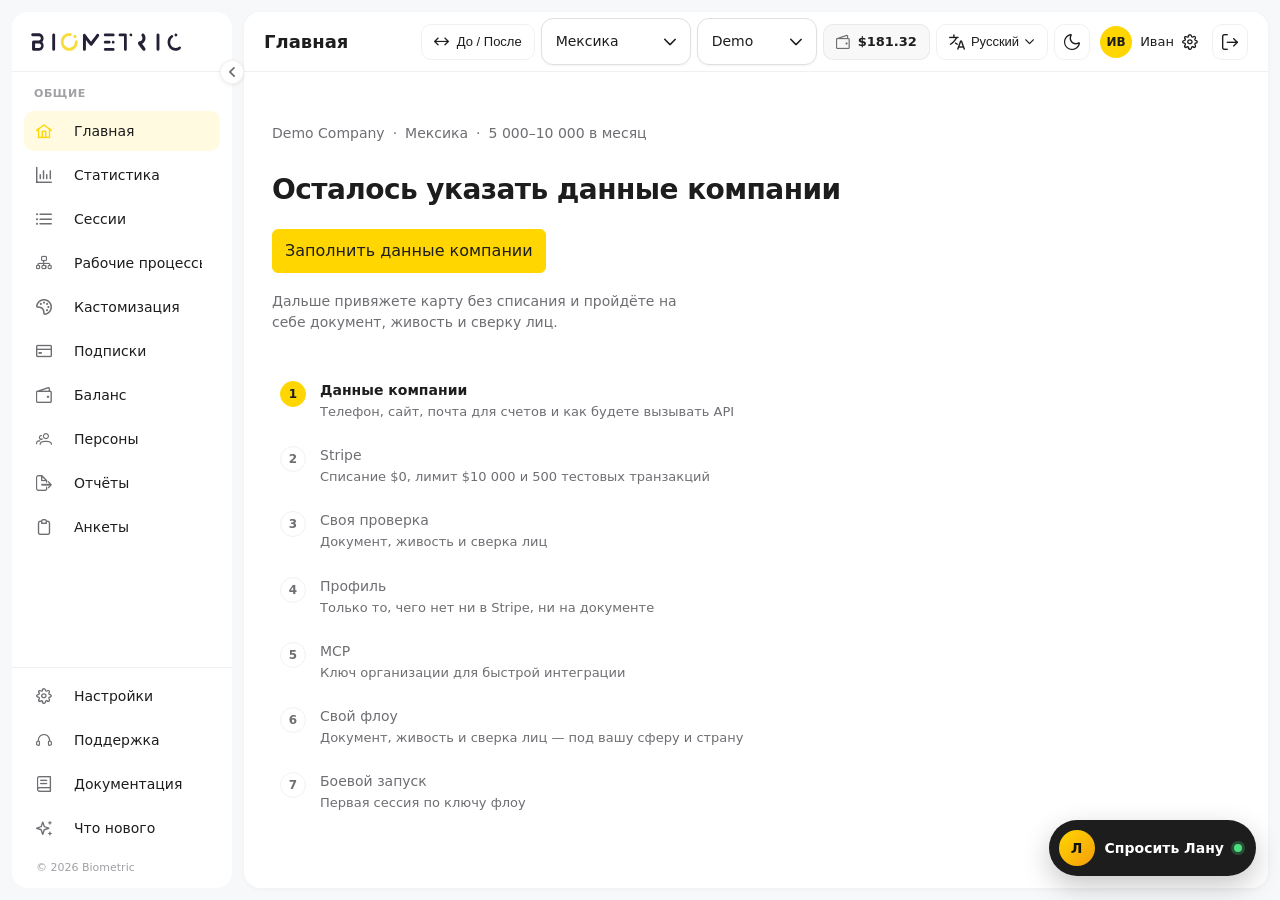
<file: index.html>
<!doctype html>
<html lang="es-MX">
  <head>
    <meta charset="UTF-8" />
    <link rel="icon" href="/favicon.ico" type="image/x-icon" />
    <meta name="viewport" content="width=device-width, initial-scale=1.0" />
    <meta http-equiv="Cache-Control" content="no-cache, no-store, must-revalidate" />
    <title>Biometric Dashboard</title>
    <script type="module" crossorigin src="/assets/index-DzwnUsF0.js"></script>
    <link rel="stylesheet" crossorigin href="/assets/index-CLq120Bf.css">
  </head>
  <body>
    <div id="app"></div>
  </body>
</html>
</file>
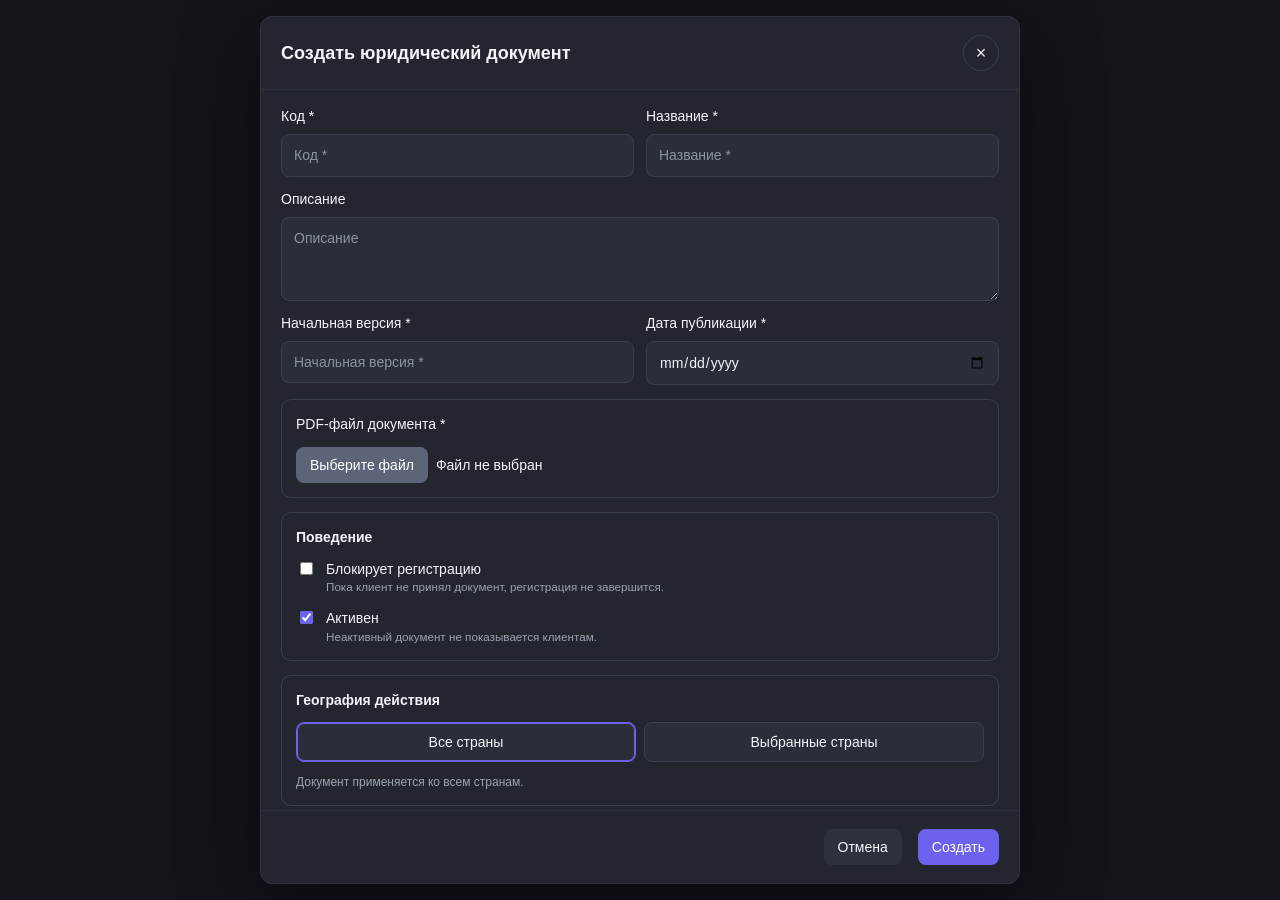
<file: legal-document-form.html>
<!DOCTYPE html>
<html lang="ru">
<head>
  <meta charset="UTF-8" />
  <meta name="viewport" content="width=device-width, initial-scale=1" />
  <title>Создать юридический документ</title>
  <style>
    :root {
      --bg: #12141a;
      --modal: #23262f;
      --card: #1c1f27;
      --input: #2a2e38;
      --line: #3a4050;
      --text: #f3f5f8;
      --muted: #9aa3b2;
      --primary: #6d62ee;
      --primary-2: #7c72f4;
      --file: #5c6578;
      --ok: #7ddea8;
      --bad: #ff8b8b;
    }
    * { box-sizing: border-box; }
    body {
      margin: 0;
      min-height: 100vh;
      display: grid;
      place-items: center;
      background: var(--bg);
      color: var(--text);
      font: 14px/1.45 "Segoe UI", sans-serif;
    }
    .modal {
      width: min(760px, calc(100vw - 32px));
      max-height: calc(100vh - 32px);
      display: flex;
      flex-direction: column;
      background: var(--modal);
      border: 1px solid #2e3340;
      border-radius: 12px;
      box-shadow: 0 24px 80px rgb(0 0 0 / 45%);
    }
    .head, .foot {
      display: flex;
      align-items: center;
      justify-content: space-between;
      gap: 16px;
      padding: 18px 20px;
    }
    .head { border-bottom: 1px solid #2c3140; }
    .foot { border-top: 1px solid #2c3140; justify-content: flex-end; }
    h1 { margin: 0; font-size: 18px; font-weight: 650; }
    .x {
      width: 36px; height: 36px; border-radius: 50%;
      border: 1px solid var(--line); background: transparent; color: var(--text);
      font-size: 18px; cursor: pointer;
    }
    .body { overflow: auto; padding: 16px 20px 20px; display: flex; flex-direction: column; gap: 14px; }
    .grid { display: grid; grid-template-columns: 1fr 1fr; gap: 12px; }
    label.field, .block { display: flex; flex-direction: column; gap: 8px; }
    .span2 { grid-column: 1 / -1; }
    input[type="text"], input[type="date"], textarea, select {
      width: 100%; min-height: 42px; padding: 10px 12px;
      border: 1px solid var(--line); border-radius: 8px;
      background: var(--input); color: var(--text); font: inherit;
    }
    textarea { min-height: 84px; resize: vertical; }
    input::placeholder, textarea::placeholder { color: #8b93a3; }
    .card {
      border: 1px solid var(--line); border-radius: 10px; padding: 14px;
      display: flex; flex-direction: column; gap: 12px;
    }
    .card h2 { margin: 0; font-size: 14px; font-weight: 650; }
    .hint { margin: 0; color: var(--muted); font-size: 12px; }
    .file-row, .actions, .chips, .roles, .switch { display: flex; flex-wrap: wrap; gap: 8px; align-items: center; }
    .file-btn, button.btn, .mini {
      border: 0; border-radius: 8px; min-height: 36px; padding: 0 14px;
      font: inherit; cursor: pointer;
    }
    .file-btn { background: var(--file); color: #fff; }
    .btn.ghost { background: #2c313c; color: var(--text); }
    .btn.primary { background: var(--primary); color: #fff; }
    .btn.primary:hover { background: var(--primary-2); }
    .mini { background: transparent; color: var(--primary-2); padding: 0 8px; }
    .check { display: flex; gap: 10px; align-items: flex-start; }
    .check input { margin-top: 3px; accent-color: var(--primary); }
    .check small { display: block; color: var(--muted); }
    .seg { display: flex; gap: 8px; }
    .seg button {
      flex: 1; min-height: 40px; border-radius: 8px; border: 1px solid var(--line);
      background: var(--input); color: var(--text); cursor: pointer; font: inherit;
    }
    .seg button.on { border-color: var(--primary); box-shadow: inset 0 0 0 1px var(--primary); }
    .chip {
      border: 1px solid var(--line); border-radius: 999px; padding: 4px 10px;
      background: #2a3142; font-size: 12px;
    }
    table { width: 100%; border-collapse: collapse; font-size: 13px; }
    th, td { text-align: left; padding: 8px 6px; border-bottom: 1px solid #313746; vertical-align: top; }
    th { color: var(--muted); font-weight: 550; }
    .err { color: var(--bad); font-size: 12px; margin: 0; }
    .log { margin: 0; padding-left: 18px; color: var(--muted); }
    .hidden { display: none; }
    .closed { color: var(--muted); }
    @media (max-width: 680px) { .grid { grid-template-columns: 1fr; } .span2 { grid-column: auto; } }
  </style>
</head>
<body>
  <section class="modal" id="modal" aria-labelledby="title">
    <header class="head">
      <h1 id="title">Создать юридический документ</h1>
      <button class="x" type="button" id="close" aria-label="Закрыть">×</button>
    </header>
    <form class="body" id="form">
      <div class="grid">
        <label class="field">Код *
          <input id="code" name="code" type="text" required maxlength="64" placeholder="Код *" />
        </label>
        <label class="field">Название *
          <input id="name" name="name" type="text" required maxlength="255" placeholder="Название *" />
        </label>
        <label class="field span2">Описание
          <textarea id="description" name="description" placeholder="Описание"></textarea>
        </label>
        <label class="field">Начальная версия *
          <input id="version" name="version" type="text" required placeholder="Начальная версия *" />
        </label>
        <label class="field">Дата публикации *
          <input id="publishedAt" name="publishedAt" type="date" required />
        </label>
      </div>

      <div class="card">
        <label for="pdf">PDF-файл документа *</label>
        <div class="file-row">
          <button class="file-btn" type="button" id="pick">Выберите файл</button>
          <input id="pdf" type="file" accept="application/pdf,.pdf" class="hidden" />
          <span id="pdfName">Файл не выбран</span>
        </div>
        <p class="err hidden" id="pdfErr">Выберите PDF.</p>
      </div>

      <div class="card">
        <h2>Поведение</h2>
        <label class="check">
          <input id="blocksRegistration" type="checkbox" />
          <span>Блокирует регистрацию<small>Пока клиент не принял документ, регистрация не завершится.</small></span>
        </label>
        <label class="check">
          <input id="active" type="checkbox" checked />
          <span>Активен<small>Неактивный документ не показывается клиентам.</small></span>
        </label>
      </div>

      <div class="card">
        <h2>География действия</h2>
        <div class="seg" role="radiogroup" aria-label="География действия">
          <button type="button" id="allCountries" class="on">Все страны</button>
          <button type="button" id="someCountries">Выбранные страны</button>
        </div>
        <div id="countryBox" class="hidden">
          <input id="countrySearch" type="text" placeholder="Поиск страны" />
          <div id="countryList" class="roles"></div>
          <div id="countryChips" class="chips"></div>
          <p class="err hidden" id="countryErr">Выберите хотя бы одну страну.</p>
        </div>
        <p class="hint" id="allHint">Документ применяется ко всем странам.</p>
      </div>

      <div class="card">
        <h2>Ограничения в личном кабинете</h2>
        <p class="hint">До принятия документа ограничить:</p>
        <div id="actions"></div>
        <p class="hint">Поля кабинета</p>
        <div id="fields"></div>
        <h2>Кто должен принять документ</h2>
        <div id="audiences" class="roles"></div>
      </div>

      <div class="card">
        <h2>Права на изменение документа</h2>
        <p class="hint">Редактирование и публикация задаются отдельно.</p>
        <div id="admins"></div>
      </div>

      <div class="card">
        <h2>Версии</h2>
        <div class="grid">
          <label class="field">Номер новой версии
            <input id="nextVersion" type="text" placeholder="2.0" />
          </label>
          <label class="field">Дата публикации
            <input id="nextDate" type="date" />
          </label>
          <label class="field span2">Что изменилось
            <input id="nextLog" type="text" placeholder="Кратко, что изменилось в PDF" />
          </label>
        </div>
        <div class="file-row">
          <button class="file-btn" type="button" id="pickNext">PDF новой версии</button>
          <input id="nextPdf" type="file" accept="application/pdf,.pdf" class="hidden" />
          <span id="nextPdfName">Файл не выбран</span>
        </div>
        <label class="check">
          <input id="reaccept" type="checkbox" />
          <span>Требует повторного принятия<small>Старые согласия не сбрасываются сами.</small></span>
        </label>
        <div class="actions">
          <button class="btn ghost" type="button" id="addVersion">Добавить версию</button>
        </div>
        <p class="err hidden" id="versionErr"></p>
        <table>
          <thead>
            <tr><th>Версия</th><th>Дата</th><th>Статус</th><th>PDF</th><th>Изменения</th><th></th></tr>
          </thead>
          <tbody id="versions"></tbody>
        </table>
        <h2>История</h2>
        <ul class="log" id="history"></ul>
      </div>
      <p class="err hidden" id="formErr"></p>
    </form>
    <footer class="foot">
      <button class="btn ghost" type="button" id="cancel">Отмена</button>
      <button class="btn primary" type="button" id="create">Создать</button>
    </footer>
  </section>
  <p class="closed hidden" id="closed">Форма закрыта. <button class="mini" type="button" id="reopen">Открыть снова</button></p>

  <script>
    const COUNTRIES = [
      ["KZ", "Казахстан"], ["KG", "Кыргызстан"], ["MY", "Малайзия"], ["MX", "Мексика"]
    ]
    const ACTIONS = [
      ["registration.complete", "Завершение регистрации"],
      ["api_keys.create", "Создание API-ключей"],
      ["flows.create", "Создание и запуск Flow"],
      ["billing.activate", "Активация подписки и оплата"],
      ["users.manage", "Управление пользователями"]
    ]
    const FIELDS = [
      ["company.name", "Название компании"],
      ["billing.details", "Платёжные реквизиты"],
      ["api.keys", "API-ключи"],
      ["org.users", "Пользователи организации"]
    ]
    const AUDIENCES = [
      ["owner", "Владелец организации"],
      ["admin", "Администратор организации"],
      ["member", "Обычный пользователь"]
    ]
    const ADMINS = [
      ["super_admin", "Super Admin"],
      ["legal_manager", "Legal Manager"],
      ["product_manager", "Product Manager"],
      ["support", "Support"]
    ]
    const MODES = [
      ["none", "Не ограничено"], ["hidden", "Скрыто"], ["readonly", "Только чтение"], ["disabled", "Недоступно"]
    ]

    const state = {
      allCountries: true,
      countries: new Set(),
      actions: new Set(),
      fields: Object.fromEntries(FIELDS.map(([id]) => [id, "none"])),
      audiences: new Set(["owner"]),
      admins: Object.fromEntries(ADMINS.map(([id]) => [id, { edit: id === "super_admin" || id === "legal_manager", publish: id === "super_admin" }])),
      versions: [],
      history: [],
      pdfName: "",
      nextPdfName: ""
    }

    const $ = (id) => document.getElementById(id)

    function log(text) {
      state.history.unshift(text)
      $("history").innerHTML = state.history.slice(0, 8).map((item) => `<li>${item}</li>`).join("")
    }

    function paintCountries() {
      const query = $("countrySearch").value.trim().toLowerCase()
      $("countryList").innerHTML = COUNTRIES.filter(([, name]) => name.toLowerCase().includes(query)).map(([code, name]) => `
        <label class="check"><input type="checkbox" data-country="${code}" ${state.countries.has(code) ? "checked" : ""} /> <span>${name}</span></label>
      `).join("")
      $("countryChips").innerHTML = [...state.countries].map((code) => {
        const name = COUNTRIES.find((item) => item[0] === code)?.[1] || code
        return `<span class="chip">${name}</span>`
      }).join("")
    }

    function paintVersions() {
      const first = {
        version: $("version").value.trim() || "—",
        date: $("publishedAt").value || "—",
        status: "draft",
        file: state.pdfName || "Файл не выбран",
        note: "Начальная версия",
        locked: false,
        reaccept: false,
        initial: true
      }
      const rows = [first, ...state.versions]
      $("versions").innerHTML = rows.map((row, index) => `
        <tr>
          <td>${row.version}${row.reaccept ? " · повторно" : ""}</td>
          <td>${row.date}</td>
          <td>${row.status === "published" ? "Опубликована" : "Черновик"}</td>
          <td>${row.file}</td>
          <td>${row.note}</td>
          <td>${row.initial ? "" : row.status === "published" ? "Закрыта" : `<button class="mini" type="button" data-publish="${index - 1}">Опубликовать</button>`}</td>
        </tr>
      `).join("")
    }

    function paint() {
      $("countryBox").classList.toggle("hidden", state.allCountries)
      $("allHint").classList.toggle("hidden", !state.allCountries)
      $("allCountries").classList.toggle("on", state.allCountries)
      $("someCountries").classList.toggle("on", !state.allCountries)
      paintCountries()
      $("actions").innerHTML = ACTIONS.map(([id, name]) => `
        <label class="check"><input type="checkbox" data-action="${id}" ${state.actions.has(id) ? "checked" : ""} /> <span>${name}</span></label>
      `).join("")
      $("fields").innerHTML = FIELDS.map(([id, name]) => `
        <label class="field">${name}
          <select data-field="${id}">${MODES.map(([value, label]) => `<option value="${value}" ${state.fields[id] === value ? "selected" : ""}>${label}</option>`).join("")}</select>
        </label>
      `).join("")
      $("audiences").innerHTML = AUDIENCES.map(([id, name]) => `
        <label class="check"><input type="checkbox" data-audience="${id}" ${state.audiences.has(id) ? "checked" : ""} /> <span>${name}</span></label>
      `).join("")
      $("admins").innerHTML = ADMINS.map(([id, name]) => `
        <div class="check">
          <span>${name}</span>
          <label class="check"><input type="checkbox" data-admin="${id}" data-perm="edit" ${state.admins[id].edit ? "checked" : ""} /> <span>Редактировать</span></label>
          <label class="check"><input type="checkbox" data-admin="${id}" data-perm="publish" ${state.admins[id].publish ? "checked" : ""} /> <span>Публиковать</span></label>
        </div>
      `).join("")
      paintVersions()
    }

    $("allCountries").onclick = () => { state.allCountries = true; paint() }
    $("someCountries").onclick = () => { state.allCountries = false; paint() }
    $("countrySearch").oninput = paintCountries
    $("pick").onclick = () => $("pdf").click()
    $("pdf").onchange = () => {
      const file = $("pdf").files[0]
      state.pdfName = file ? file.name : ""
      $("pdfName").textContent = state.pdfName || "Файл не выбран"
      $("pdfErr").classList.add("hidden")
      paintVersions()
    }
    $("pickNext").onclick = () => $("nextPdf").click()
    $("nextPdf").onchange = () => {
      const file = $("nextPdf").files[0]
      state.nextPdfName = file ? file.name : ""
      $("nextPdfName").textContent = state.nextPdfName || "Файл не выбран"
    }
    $("version").oninput = paintVersions
    $("publishedAt").onchange = paintVersions

    $("form").addEventListener("change", (event) => {
      const target = event.target
      if (target.dataset.country) {
        target.checked ? state.countries.add(target.dataset.country) : state.countries.delete(target.dataset.country)
        paintCountries()
      }
      if (target.dataset.action) {
        target.checked ? state.actions.add(target.dataset.action) : state.actions.delete(target.dataset.action)
        if (target.dataset.action === "registration.complete") $("blocksRegistration").checked = target.checked
      }
      if (target.dataset.field) state.fields[target.dataset.field] = target.value
      if (target.dataset.audience) {
        target.checked ? state.audiences.add(target.dataset.audience) : state.audiences.delete(target.dataset.audience)
      }
      if (target.dataset.admin) state.admins[target.dataset.admin][target.dataset.perm] = target.checked
    })

    $("blocksRegistration").onchange = () => {
      $("blocksRegistration").checked ? state.actions.add("registration.complete") : state.actions.delete("registration.complete")
      paint()
    }

    $("addVersion").onclick = () => {
      const version = $("nextVersion").value.trim()
      const date = $("nextDate").value
      const note = $("nextLog").value.trim()
      const err = $("versionErr")
      if (!version || !date || !state.nextPdfName) {
        err.textContent = "Для новой версии нужны номер, дата и PDF."
        err.classList.remove("hidden")
        return
      }
      const known = [$("version").value.trim(), ...state.versions.map((row) => row.version)]
      if (known.includes(version)) {
        err.textContent = "Такая версия уже есть."
        err.classList.remove("hidden")
        return
      }
      err.classList.add("hidden")
      state.versions.push({ version, date, status: "draft", file: state.nextPdfName, note: note || "Без описания", reaccept: $("reaccept").checked, locked: false })
      log(`Добавлен черновик версии ${version}`)
      $("nextVersion").value = ""
      $("nextLog").value = ""
      $("reaccept").checked = false
      $("nextPdf").value = ""
      state.nextPdfName = ""
      $("nextPdfName").textContent = "Файл не выбран"
      paintVersions()
    }

    $("versions").onclick = (event) => {
      const button = event.target.closest("[data-publish]")
      if (!button) return
      const row = state.versions[Number(button.dataset.publish)]
      row.status = "published"
      row.locked = true
      log(`Опубликована версия ${row.version}${row.reaccept ? ", нужно повторное принятие" : ""}`)
      paintVersions()
    }

    function showError(id, text) {
      const node = $(id)
      node.textContent = text
      node.classList.remove("hidden")
    }

    $("create").onclick = () => {
      $("formErr").classList.add("hidden")
      $("pdfErr").classList.add("hidden")
      $("countryErr").classList.add("hidden")
      const missing = ["code", "name", "version", "publishedAt"].filter((id) => !$(id).value.trim())
      if (missing.length) {
        showError("formErr", "Заполните код, название, версию и дату публикации.")
        $(missing[0]).focus()
        return
      }
      if (!state.pdfName) {
        showError("pdfErr", "Выберите PDF.")
        return
      }
      if (!state.allCountries && state.countries.size === 0) {
        showError("countryErr", "Выберите хотя бы одну страну.")
        return
      }
      log(`Документ ${$("code").value.trim()} сохранён локально, без сервера`)
      $("create").textContent = "Сохранено в макете"
      setTimeout(() => { $("create").textContent = "Создать" }, 1600)
    }

    function closeForm() {
      $("modal").classList.add("hidden")
      $("closed").classList.remove("hidden")
    }
    $("close").onclick = closeForm
    $("cancel").onclick = closeForm
    $("reopen").onclick = () => {
      $("modal").classList.remove("hidden")
      $("closed").classList.add("hidden")
    }

    log("Макет открыт. Сервер не вызывается.")
    paint()
  </script>
</body>
</html>
</file>
<file: assets/index-CLq120Bf.css>
@font-face{font-family:primeicons;font-display:block;src:url(/assets/primeicons-DMOk5skT.eot);src:url(/assets/primeicons-DMOk5skT.eot?#iefix) format("embedded-opentype"),url(/assets/primeicons-C6QP2o4f.woff2) format("woff2"),url(/assets/primeicons-WjwUDZjB.woff) format("woff"),url(/assets/primeicons-MpK4pl85.ttf) format("truetype"),url(/assets/primeicons-Dr5RGzOO.svg?#primeicons) format("svg");font-weight:400;font-style:normal}.pi{font-family:primeicons;speak:none;font-style:normal;font-weight:400;font-variant:normal;text-transform:none;line-height:1;display:inline-block;-webkit-font-smoothing:antialiased;-moz-osx-font-smoothing:grayscale}.pi:before{--webkit-backface-visibility:hidden;backface-visibility:hidden}.pi-fw{width:1.28571429em;text-align:center}.pi-spin{-webkit-animation:fa-spin 2s infinite linear;animation:fa-spin 2s infinite linear}@media(prefers-reduced-motion:reduce){.pi-spin{-webkit-animation-delay:-1ms;animation-delay:-1ms;-webkit-animation-duration:1ms;animation-duration:1ms;-webkit-animation-iteration-count:1;animation-iteration-count:1;-webkit-transition-delay:0s;transition-delay:0s;-webkit-transition-duration:0s;transition-duration:0s}}@-webkit-keyframes fa-spin{0%{-webkit-transform:rotate(0deg);transform:rotate(0)}to{-webkit-transform:rotate(359deg);transform:rotate(359deg)}}@keyframes fa-spin{0%{-webkit-transform:rotate(0deg);transform:rotate(0)}to{-webkit-transform:rotate(359deg);transform:rotate(359deg)}}.pi-folder-plus:before{content:""}.pi-receipt:before{content:""}.pi-asterisk:before{content:""}.pi-face-smile:before{content:""}.pi-pinterest:before{content:""}.pi-expand:before{content:""}.pi-pen-to-square:before{content:""}.pi-wave-pulse:before{content:""}.pi-turkish-lira:before{content:""}.pi-spinner-dotted:before{content:""}.pi-crown:before{content:""}.pi-pause-circle:before{content:""}.pi-warehouse:before{content:""}.pi-objects-column:before{content:""}.pi-clipboard:before{content:""}.pi-play-circle:before{content:""}.pi-venus:before{content:""}.pi-cart-minus:before{content:""}.pi-file-plus:before{content:""}.pi-microchip:before{content:""}.pi-twitch:before{content:""}.pi-building-columns:before{content:""}.pi-file-check:before{content:""}.pi-microchip-ai:before{content:""}.pi-trophy:before{content:""}.pi-barcode:before{content:""}.pi-file-arrow-up:before{content:""}.pi-mars:before{content:""}.pi-tiktok:before{content:""}.pi-arrow-up-right-and-arrow-down-left-from-center:before{content:""}.pi-ethereum:before{content:""}.pi-list-check:before{content:""}.pi-thumbtack:before{content:""}.pi-arrow-down-left-and-arrow-up-right-to-center:before{content:""}.pi-equals:before{content:""}.pi-lightbulb:before{content:""}.pi-star-half:before{content:""}.pi-address-book:before{content:""}.pi-chart-scatter:before{content:""}.pi-indian-rupee:before{content:""}.pi-star-half-fill:before{content:""}.pi-cart-arrow-down:before{content:""}.pi-calendar-clock:before{content:""}.pi-sort-up-fill:before{content:""}.pi-sparkles:before{content:""}.pi-bullseye:before{content:""}.pi-sort-down-fill:before{content:""}.pi-graduation-cap:before{content:""}.pi-hammer:before{content:""}.pi-bell-slash:before{content:""}.pi-gauge:before{content:""}.pi-shop:before{content:""}.pi-headphones:before{content:""}.pi-eraser:before{content:""}.pi-stopwatch:before{content:""}.pi-verified:before{content:""}.pi-delete-left:before{content:""}.pi-hourglass:before{content:""}.pi-truck:before{content:""}.pi-wrench:before{content:""}.pi-microphone:before{content:""}.pi-megaphone:before{content:""}.pi-arrow-right-arrow-left:before{content:""}.pi-bitcoin:before{content:""}.pi-file-edit:before{content:""}.pi-language:before{content:""}.pi-file-export:before{content:""}.pi-file-import:before{content:""}.pi-file-word:before{content:""}.pi-gift:before{content:""}.pi-cart-plus:before{content:""}.pi-thumbs-down-fill:before{content:""}.pi-thumbs-up-fill:before{content:""}.pi-arrows-alt:before{content:""}.pi-calculator:before{content:""}.pi-sort-alt-slash:before{content:""}.pi-arrows-h:before{content:""}.pi-arrows-v:before{content:""}.pi-pound:before{content:""}.pi-prime:before{content:""}.pi-chart-pie:before{content:""}.pi-reddit:before{content:""}.pi-code:before{content:""}.pi-sync:before{content:""}.pi-shopping-bag:before{content:""}.pi-server:before{content:""}.pi-database:before{content:""}.pi-hashtag:before{content:""}.pi-bookmark-fill:before{content:""}.pi-filter-fill:before{content:""}.pi-heart-fill:before{content:""}.pi-flag-fill:before{content:""}.pi-circle:before{content:""}.pi-circle-fill:before{content:""}.pi-bolt:before{content:""}.pi-history:before{content:""}.pi-box:before{content:""}.pi-at:before{content:""}.pi-arrow-up-right:before{content:""}.pi-arrow-up-left:before{content:""}.pi-arrow-down-left:before{content:""}.pi-arrow-down-right:before{content:""}.pi-telegram:before{content:""}.pi-stop-circle:before{content:""}.pi-stop:before{content:""}.pi-whatsapp:before{content:""}.pi-building:before{content:""}.pi-qrcode:before{content:""}.pi-car:before{content:""}.pi-instagram:before{content:""}.pi-linkedin:before{content:""}.pi-send:before{content:""}.pi-slack:before{content:""}.pi-sun:before{content:""}.pi-moon:before{content:""}.pi-vimeo:before{content:""}.pi-youtube:before{content:""}.pi-flag:before{content:""}.pi-wallet:before{content:""}.pi-map:before{content:""}.pi-link:before{content:""}.pi-credit-card:before{content:""}.pi-discord:before{content:""}.pi-percentage:before{content:""}.pi-euro:before{content:""}.pi-book:before{content:""}.pi-shield:before{content:""}.pi-paypal:before{content:""}.pi-amazon:before{content:""}.pi-phone:before{content:""}.pi-filter-slash:before{content:""}.pi-facebook:before{content:""}.pi-github:before{content:""}.pi-twitter:before{content:""}.pi-step-backward-alt:before{content:""}.pi-step-forward-alt:before{content:""}.pi-forward:before{content:""}.pi-backward:before{content:""}.pi-fast-backward:before{content:""}.pi-fast-forward:before{content:""}.pi-pause:before{content:""}.pi-play:before{content:""}.pi-compass:before{content:""}.pi-id-card:before{content:""}.pi-ticket:before{content:""}.pi-file-o:before{content:""}.pi-reply:before{content:""}.pi-directions-alt:before{content:""}.pi-directions:before{content:""}.pi-thumbs-up:before{content:""}.pi-thumbs-down:before{content:""}.pi-sort-numeric-down-alt:before{content:""}.pi-sort-numeric-up-alt:before{content:""}.pi-sort-alpha-down-alt:before{content:""}.pi-sort-alpha-up-alt:before{content:""}.pi-sort-numeric-down:before{content:""}.pi-sort-numeric-up:before{content:""}.pi-sort-alpha-down:before{content:""}.pi-sort-alpha-up:before{content:""}.pi-sort-alt:before{content:""}.pi-sort-amount-up:before{content:""}.pi-sort-amount-down:before{content:""}.pi-sort-amount-down-alt:before{content:""}.pi-sort-amount-up-alt:before{content:""}.pi-palette:before{content:""}.pi-undo:before{content:""}.pi-desktop:before{content:""}.pi-sliders-v:before{content:""}.pi-sliders-h:before{content:""}.pi-search-plus:before{content:""}.pi-search-minus:before{content:""}.pi-file-excel:before{content:""}.pi-file-pdf:before{content:""}.pi-check-square:before{content:""}.pi-chart-line:before{content:""}.pi-user-edit:before{content:""}.pi-exclamation-circle:before{content:""}.pi-android:before{content:""}.pi-google:before{content:""}.pi-apple:before{content:""}.pi-microsoft:before{content:""}.pi-heart:before{content:""}.pi-mobile:before{content:""}.pi-tablet:before{content:""}.pi-key:before{content:""}.pi-shopping-cart:before{content:""}.pi-comments:before{content:""}.pi-comment:before{content:""}.pi-briefcase:before{content:""}.pi-bell:before{content:""}.pi-paperclip:before{content:""}.pi-share-alt:before{content:""}.pi-envelope:before{content:""}.pi-volume-down:before{content:""}.pi-volume-up:before{content:""}.pi-volume-off:before{content:""}.pi-eject:before{content:""}.pi-money-bill:before{content:""}.pi-images:before{content:""}.pi-image:before{content:""}.pi-sign-in:before{content:""}.pi-sign-out:before{content:""}.pi-wifi:before{content:""}.pi-sitemap:before{content:""}.pi-chart-bar:before{content:""}.pi-camera:before{content:""}.pi-dollar:before{content:""}.pi-lock-open:before{content:""}.pi-table:before{content:""}.pi-map-marker:before{content:""}.pi-list:before{content:""}.pi-eye-slash:before{content:""}.pi-eye:before{content:""}.pi-folder-open:before{content:""}.pi-folder:before{content:""}.pi-video:before{content:""}.pi-inbox:before{content:""}.pi-lock:before{content:""}.pi-unlock:before{content:""}.pi-tags:before{content:""}.pi-tag:before{content:""}.pi-power-off:before{content:""}.pi-save:before{content:""}.pi-question-circle:before{content:""}.pi-question:before{content:""}.pi-copy:before{content:""}.pi-file:before{content:""}.pi-clone:before{content:""}.pi-calendar-times:before{content:""}.pi-calendar-minus:before{content:""}.pi-calendar-plus:before{content:""}.pi-ellipsis-v:before{content:""}.pi-ellipsis-h:before{content:""}.pi-bookmark:before{content:""}.pi-globe:before{content:""}.pi-replay:before{content:""}.pi-filter:before{content:""}.pi-print:before{content:""}.pi-align-right:before{content:""}.pi-align-left:before{content:""}.pi-align-center:before{content:""}.pi-align-justify:before{content:""}.pi-cog:before{content:""}.pi-cloud-download:before{content:""}.pi-cloud-upload:before{content:""}.pi-cloud:before{content:""}.pi-pencil:before{content:""}.pi-users:before{content:""}.pi-clock:before{content:""}.pi-user-minus:before{content:""}.pi-user-plus:before{content:""}.pi-trash:before{content:""}.pi-external-link:before{content:""}.pi-window-maximize:before{content:""}.pi-window-minimize:before{content:""}.pi-refresh:before{content:""}.pi-user:before{content:""}.pi-exclamation-triangle:before{content:""}.pi-calendar:before{content:""}.pi-chevron-circle-left:before{content:""}.pi-chevron-circle-down:before{content:""}.pi-chevron-circle-right:before{content:""}.pi-chevron-circle-up:before{content:""}.pi-angle-double-down:before{content:""}.pi-angle-double-left:before{content:""}.pi-angle-double-right:before{content:""}.pi-angle-double-up:before{content:""}.pi-angle-down:before{content:""}.pi-angle-left:before{content:""}.pi-angle-right:before{content:""}.pi-angle-up:before{content:""}.pi-upload:before{content:""}.pi-download:before{content:""}.pi-ban:before{content:""}.pi-star-fill:before{content:""}.pi-star:before{content:""}.pi-chevron-left:before{content:""}.pi-chevron-right:before{content:""}.pi-chevron-down:before{content:""}.pi-chevron-up:before{content:""}.pi-caret-left:before{content:""}.pi-caret-right:before{content:""}.pi-caret-down:before{content:""}.pi-caret-up:before{content:""}.pi-search:before{content:""}.pi-check:before{content:""}.pi-check-circle:before{content:""}.pi-times:before{content:""}.pi-times-circle:before{content:""}.pi-plus:before{content:""}.pi-plus-circle:before{content:""}.pi-minus:before{content:""}.pi-minus-circle:before{content:""}.pi-circle-on:before{content:""}.pi-circle-off:before{content:""}.pi-sort-down:before{content:""}.pi-sort-up:before{content:""}.pi-sort:before{content:""}.pi-step-backward:before{content:""}.pi-step-forward:before{content:""}.pi-th-large:before{content:""}.pi-arrow-down:before{content:""}.pi-arrow-left:before{content:""}.pi-arrow-right:before{content:""}.pi-arrow-up:before{content:""}.pi-bars:before{content:""}.pi-arrow-circle-down:before{content:""}.pi-arrow-circle-left:before{content:""}.pi-arrow-circle-right:before{content:""}.pi-arrow-circle-up:before{content:""}.pi-info:before{content:""}.pi-info-circle:before{content:""}.pi-home:before{content:""}.pi-spinner:before{content:""}:root{font-family:system-ui,-apple-system,BlinkMacSystemFont,Segoe UI,sans-serif;line-height:1.5;font-weight:400;text-rendering:optimizeLegibility;-webkit-font-smoothing:antialiased;-moz-osx-font-smoothing:grayscale;--app-bg: #f7f8fa;--app-surface: #ffffff;--app-surface-alt: #f8f8f8;--app-text-color: #1d1d1d;--app-text-muted: #6e6e73;--app-text-placeholder: #a0a0a5;--app-border-soft: rgba(0, 0, 0, .06);--app-input-bg: #ffffff;--app-input-border: #e0e0e0;--app-card-bg: #ffffff;--app-btn-secondary-bg: #ffffff;--app-btn-secondary-border: #dcdcdc;--app-btn-secondary-hover: #f8f8f8;--app-btn-secondary-active: #f0f0f0;--app-primary: #ffd600;--app-primary-alpha: rgba(255, 214, 0, .4);--app-auth-veil: rgba(247, 248, 250, .35);--app-auth-veil-strong: rgba(247, 248, 250, .55);--app-auth-glass: rgba(255, 255, 255, .78);--app-mask-background: rgba(255, 255, 255, .4);--app-highlight-color: #2962ff;--app-scrollbar-thumb: rgba(0, 0, 0, .18);--app-scrollbar-thumb-hover: rgba(0, 0, 0, .28);--app-warning-bg: #fff8e1;--app-warning-border: #ffe082;--app-warning-text: #8a6d00;--app-danger-text: #b00020;--app-link-text: #6f5d00;--app-slider-positive: #22c55e;--app-slider-negative: #ef4444;--app-slider-track: #e5e7eb}.theme-dark{--app-bg: #020617;--app-surface: #0f172a;--app-surface-alt: #1e293b;--app-text-color: #f1f5f9;--app-text-muted: #94a3b8;--app-text-placeholder: #64748b;--app-border-soft: rgba(148, 163, 184, .18);--app-input-bg: #0f172a;--app-input-border: #334155;--app-card-bg: #1e293b;--app-btn-secondary-bg: #1e293b;--app-btn-secondary-border: #334155;--app-btn-secondary-hover: #334155;--app-btn-secondary-active: #475569;--app-primary: #ffd600;--app-primary-alpha: rgba(255, 214, 0, .4);--app-auth-veil: rgba(2, 6, 23, .35);--app-auth-veil-strong: rgba(2, 6, 23, .6);--app-auth-glass: rgba(15, 23, 42, .72);--app-mask-background: rgba(0, 0, 0, .4);--app-highlight-color: #2962ff;--app-scrollbar-thumb: rgba(148, 163, 184, .25);--app-scrollbar-thumb-hover: rgba(148, 163, 184, .4);--app-warning-bg: rgba(255, 214, 0, .12);--app-warning-border: rgba(255, 214, 0, .3);--app-warning-text: #ffd54f;--app-danger-text: #ff8a80;--app-link-text: #ffe45c;--app-slider-positive: #4ade80;--app-slider-negative: #f87171;--app-slider-track: #334155}*{margin:0;padding:0;box-sizing:border-box;scrollbar-width:thin;scrollbar-color:var(--app-scrollbar-thumb) transparent}::-webkit-scrollbar{width:6px;height:6px}::-webkit-scrollbar-track{background:transparent}::-webkit-scrollbar-thumb{background:var(--app-scrollbar-thumb);border-radius:3px}::-webkit-scrollbar-thumb:hover{background:var(--app-scrollbar-thumb-hover)}::-webkit-scrollbar-corner{background:transparent}::selection{background:#ffd60066;color:inherit}.theme-dark ::selection{background:#ffd60059;color:inherit}body{margin:0;min-width:320px;min-height:100vh;min-height:100dvh;background:var(--app-bg);color:var(--app-text-color)}#app{min-height:100vh;min-height:100dvh}.leaflet-attribution-flag,.leaflet-control-attribution{display:none!important}.p-togglebutton{border-radius:10px;transition:none!important;background:var(--app-btn-secondary-bg)!important;border:1px solid var(--app-btn-secondary-border)!important;color:var(--app-text-color)!important}.p-togglebutton-checked .p-togglebutton-content{background:var(--app-primary)!important;border:1px solid var(--app-primary)!important;color:#1d1d1d!important}.p-button{border-radius:10px;transition:none!important}.p-button.p-button-primary,.p-button.p-button-primary .p-button-label,.p-button.p-button-primary .p-button-icon{color:#1d1d1d!important}.theme-dark .auth-form .p-button.p-button-primary:disabled{background:var(--app-btn-secondary-bg)!important;border-color:var(--app-primary)!important;opacity:1}.theme-dark .auth-form .p-button.p-button-primary:disabled,.theme-dark .auth-form .p-button.p-button-primary:disabled .p-button-label,.theme-dark .auth-form .p-button.p-button-primary:disabled .p-button-icon{color:var(--app-primary)!important}.p-button.p-button-secondary{background:var(--app-btn-secondary-bg)!important;border:1px solid var(--app-btn-secondary-border)!important;color:var(--app-text-color)!important}.p-button.p-button-secondary .p-button-label,.p-button.p-button-secondary .p-button-icon{color:inherit!important}.p-button.p-button-secondary:not(:disabled):hover{background:var(--app-btn-secondary-hover)!important;border-color:var(--app-btn-secondary-border)!important}.p-button.p-button-secondary:not(:disabled):active{background:var(--app-btn-secondary-active)!important}.p-inputtext{background:var(--app-input-bg, #ffffff)!important;border:1px solid var(--app-input-border, #e0e0e0)!important;color:var(--app-text-color, #1d1d1d)!important;border-radius:12px!important;padding:12px 14px!important;font-size:14px!important;width:100%!important;box-sizing:border-box!important;transition:none!important}.p-inputtext::placeholder{color:var(--app-text-placeholder, #a0a0a5)!important}.p-inputtext:enabled:hover{border-color:var(--app-btn-secondary-border, #d0d0d0)!important}.p-inputtext:enabled:focus{border-color:#ffd600!important;box-shadow:0 0 0 1px #ffd60066!important;outline:none!important}.p-textarea{background:var(--app-input-bg, #ffffff)!important;border:1px solid var(--app-input-border, #e0e0e0)!important;color:var(--app-text-color, #1d1d1d)!important;border-radius:12px!important;padding:12px 14px!important;font-size:14px!important;width:100%!important;box-sizing:border-box!important;transition:none!important;font-family:inherit!important;resize:vertical!important}.p-textarea::placeholder{color:var(--app-text-placeholder, #a0a0a5)!important}.p-textarea:enabled:hover{border-color:var(--app-btn-secondary-border, #d0d0d0)!important}.p-textarea:enabled:focus{border-color:#ffd600!important;box-shadow:0 0 0 1px #ffd60066!important;outline:none!important}.p-inputotp{display:flex!important;justify-content:center;align-items:center!important;gap:10px!important;width:100%!important}.p-inputotp .p-inputotp-input{width:42px!important;min-width:42px!important;height:42px!important;text-align:center!important;font-size:18px!important;font-weight:600!important;padding:0!important}.p-password.p-inputwrapper{display:flex!important;align-items:center!important;width:100%!important;background:var(--app-input-bg, #ffffff)!important;border:1px solid var(--app-input-border, #e0e0e0)!important;border-radius:12px!important;padding:0!important;overflow:hidden!important;box-sizing:border-box!important;transition:none!important}.p-password.p-inputwrapper:focus-within{border-color:#ffd600!important;box-shadow:0 0 0 1px #ffd60066!important}.p-password .p-password-input{flex:1 1 auto!important;min-width:0!important;width:100%!important;background:transparent!important;border:none!important;padding:12px 44px 12px 14px!important;font-size:14px!important;color:var(--app-text-color, #1d1d1d)!important;border-radius:0!important;box-shadow:none!important}.p-password .p-password-input::placeholder{color:var(--app-text-placeholder, #a0a0a5)!important}.p-password .p-password-input:focus{outline:none!important;box-shadow:none!important}.p-password .p-password-toggle-mask-icon{line-height:1!important;flex-shrink:0!important;color:var(--app-text-muted, #6e6e73)!important;cursor:pointer!important}.p-select{background:var(--app-input-bg, #ffffff)!important;border:1px solid var(--app-input-border, #e0e0e0)!important;border-radius:12px!important;color:var(--app-text-color, #1d1d1d)!important;transition:none!important}.p-select .p-select-label{color:var(--app-text-color, #1d1d1d)!important;padding:12px 14px!important;font-size:14px!important}.p-select .p-select-label.p-placeholder{color:var(--app-text-placeholder, #a0a0a5)!important}.p-select .p-select-dropdown{color:var(--app-text-color, #1d1d1d)!important}.p-select:not(.p-disabled):hover{border-color:var(--app-btn-secondary-border, #d0d0d0)!important}.p-select:not(.p-disabled).p-focus,.p-select.p-select-open{border-color:#ffd600!important;box-shadow:0 0 0 1px #ffd60066!important}.p-select-overlay{background:var(--app-input-bg, #ffffff)!important;color:var(--app-text-color, #1d1d1d)!important;border:1px solid var(--app-input-border, #e0e0e0)!important;border-radius:12px!important;width:min-content;max-width:calc(100vw - 16px)!important}.p-select-option{color:var(--app-text-color, #1d1d1d)!important;white-space:normal!important}.p-select-option .p-select-option-label{white-space:normal!important;overflow-wrap:anywhere}.p-select-option.p-focus{background:var(--app-surface-alt, #f8f8f8)!important}.p-select-option.p-select-option-selected{background:#ffd6001f!important;color:var(--app-text-color, #1d1d1d)!important}.p-select-overlay .p-select-header{padding:8px!important;background:var(--app-input-bg, #ffffff)!important;border-bottom:1px solid var(--app-input-border, #e0e0e0)!important}.p-select-overlay .p-select-filter{width:100%!important;background:var(--app-input-bg, #ffffff)!important;color:var(--app-text-color, #1d1d1d)!important;border:1px solid var(--app-input-border, #e0e0e0)!important;border-radius:8px!important}.p-select-overlay .p-select-filter:focus{border-color:var(--app-primary, #ffd600)!important;box-shadow:0 0 0 1px #ffd60066!important}.p-select-overlay .p-select-empty-message{color:var(--app-text-muted, #6e6e73)!important}.p-toggleswitch .p-toggleswitch-slider{background:var(--app-border-soft, #d0d0d0)!important;transition:background .2s!important}.p-toggleswitch.p-toggleswitch-checked .p-toggleswitch-slider{background:var(--app-primary, #ffd600)!important}.p-toggleswitch .p-toggleswitch-handle{background:#fff!important}.p-inputnumber .p-inputnumber-input{background:var(--app-input-bg, #ffffff)!important;border:1px solid var(--app-input-border, #e0e0e0)!important;color:var(--app-text-color, #1d1d1d)!important;border-radius:12px!important}.p-checkbox .p-checkbox-box{background:var(--app-input-bg, #ffffff)!important;border-color:var(--app-input-border, #e0e0e0)!important;transition:none!important}.p-checkbox.p-checkbox-checked .p-checkbox-box{background:var(--app-primary, #ffd600)!important;border-color:var(--app-primary, #ffd600)!important}.p-checkbox[checked=true] .p-checkbox-box{background:var(--app-primary, #ffd600)!important;color:#1d1d1d!important}.p-radiobutton{--p-radiobutton-background: var(--app-input-bg, #ffffff);--p-radiobutton-border-color: var(--app-primary, #ffd600);--p-radiobutton-hover-border-color: var(--app-primary, #ffd600);--p-radiobutton-checked-background: var(--app-primary, #ffd600);--p-radiobutton-checked-border-color: var(--app-primary, #ffd600);--p-radiobutton-checked-hover-background: var(--app-primary, #ffd600);--p-radiobutton-checked-hover-border-color: var(--app-primary, #ffd600);--p-radiobutton-icon-checked-color: var(--app-primary, #ffd600);--p-radiobutton-icon-checked-hover-color: var(--app-primary, #ffd600)}.p-card{--app-card-border-radius: 24px;background:var(--app-card-bg, #ffffff)!important;color:var(--app-text-color, #1d1d1d)!important;transition:none!important}.p-card .p-card-body,.p-card .p-card-header,.p-card .p-card-caption,.p-card .p-card-title,.p-card .p-card-subtitle,.p-card .p-card-content,.p-card .p-card-footer{background:var(--app-card-bg, #ffffff)!important;color:var(--app-text-color, #1d1d1d)!important;border-color:var(--app-border-soft, rgba(0, 0, 0, .08))!important}.p-card .p-card-title{font-weight:600;font-size:1rem}.p-datepicker{display:flex!important;width:100%!important;max-width:100%!important;align-items:stretch!important}.p-datepicker .p-datepicker-input,.p-datepicker .p-datepicker-input.p-inputtext{width:1%!important;flex:1 1 auto!important;min-width:0!important;border-start-end-radius:0!important;border-end-end-radius:0!important}.p-datepicker .p-datepicker-dropdown{flex-shrink:0!important;display:inline-flex!important;align-items:center!important;justify-content:center!important}.p-datepicker:has(.p-datepicker-input-icon-container){position:relative!important}.p-datepicker .p-datepicker-input-icon-container{position:absolute!important;top:50%!important;inset-inline-end:14px!important;margin-top:-.5rem!important;line-height:1!important;z-index:1!important}.p-datatable{background:var(--app-surface)!important}.p-datatable .p-datatable-thead>tr>th{background:var(--app-surface)!important;color:var(--app-text-muted, #6b7280)!important;border:none!important;border-bottom:1px solid var(--app-border-soft, rgba(0, 0, 0, .06))!important;padding:12px 16px!important;font-size:11px!important;font-weight:600!important;text-transform:uppercase!important;letter-spacing:.05em!important}.p-datatable .p-datatable-tbody>tr{background:var(--app-surface)!important;border-bottom:1px solid var(--app-border-soft, rgba(0, 0, 0, .06))!important}.p-datatable .p-datatable-tbody>tr:hover{background:var(--app-surface-alt)!important}.p-datatable .p-datatable-tbody>tr>td{border:none!important;padding:14px 16px!important;vertical-align:middle!important;background:inherit!important;color:var(--app-text-color)!important}.p-datatable-mask.p-overlay-mask{background:var(--app-mask-background)!important}.p-datatable .p-datatable-loading-overlay{background:#ffffffb3!important}.p-datatable-paginator{background:var(--app-surface)!important;color:var(--app-text-color, #1d1d1d)!important;border-color:var(--app-border-soft, rgba(0, 0, 0, .06))!important}.p-datatable-paginator .p-paginator-current,.p-datatable-paginator .p-paginator-pages .p-button{color:var(--app-text-color, #1d1d1d)!important;background:transparent!important}.p-datatable-paginator .p-paginator-pages .p-button:not(.p-disabled):hover{background:var(--app-surface-alt)!important}.p-paginator-page.p-paginator-page-selected{background:var(--app-primary)!important;color:#1d1d1d!important}.p-multiselect,.p-multiselect.p-component{background:var(--app-input-bg, #ffffff)!important;border:1px solid var(--app-input-border, #e0e0e0)!important;color:var(--app-text-color, #1d1d1d)!important;border-radius:12px!important}.p-multiselect .p-multiselect-label,.p-multiselect .p-multiselect-label.p-placeholder{color:var(--app-text-color, #1d1d1d)!important}.p-multiselect .p-multiselect-label.p-placeholder{color:var(--app-text-placeholder, #a0a0a5)!important}.p-multiselect-overlay,.p-multiselect-panel{background:var(--app-surface, #ffffff)!important;color:var(--app-text-color, #1d1d1d)!important;border:1px solid var(--app-input-border, #e0e0e0)!important}.p-multiselect-option,.p-multiselect-item{color:var(--app-text-color, #1d1d1d)!important}.p-multiselect-option.p-focus,.p-multiselect-item.p-focus{background:var(--app-surface-alt, #f8f8f8)!important}.p-selectbutton .p-button{background:var(--app-btn-secondary-bg)!important;border-color:var(--app-btn-secondary-border)!important;color:var(--app-text-color)!important}.p-selectbutton .p-button .p-button-label,.p-selectbutton .p-button .p-button-icon{color:inherit!important}.p-selectbutton .p-button.p-highlight{background:var(--app-primary, #ffd600)!important;border-color:var(--app-primary, #ffd600)!important;color:#1d1d1d!important}.p-selectbutton .p-button:not(:disabled):hover{background:var(--app-surface-alt, #f0f0f0)!important}.p-slider{background:var(--app-surface-alt, #f0f0f0)!important}.p-slider .p-slider-range{background:var(--app-primary, #ffd600)!important}.p-slider .p-slider-handle,.p-slider-handle:before{background:var(--app-surface, #ffffff)!important;border:1px solid var(--app-input-border, #e0e0e0)!important;color:var(--app-text-color, #1d1d1d)!important;transition:none!important}.p-slider-handle:before{content:"";width:var(--p-slider-handle-content-width);height:var(--p-slider-handle-content-height);display:block;border-radius:var(--p-slider-handle-content-border-radius);box-shadow:var(--p-slider-handle-content-shadow)}.p-datatable .p-datatable-thead>tr>th{background:var(--app-surface-alt, #fafafa)!important;color:var(--app-text-color, #1d1d1d)!important;border-color:var(--app-border-soft, rgba(0, 0, 0, .06))!important}.p-paginator{background:var(--app-surface, #ffffff)!important;border-color:var(--app-border-soft, rgba(0, 0, 0, .06))!important;color:var(--app-text-color, #1d1d1d)!important}.p-paginator .p-paginator-pages .p-button{background:transparent!important;border-color:transparent!important;color:var(--app-text-color, #1d1d1d)!important}.p-paginator .p-paginator-pages .p-button.p-highlight{background:var(--app-primary, #ffd600)!important;color:#1d1d1d!important}.p-popover,.p-popover .p-popover-content{background:var(--app-surface, #ffffff)!important;color:var(--app-text-color, #1d1d1d)!important;border:1px solid var(--app-input-border, #e0e0e0)!important}.p-dialog{background:var(--app-surface, #ffffff)!important;color:var(--app-text-color, #1d1d1d)!important;border:1px solid var(--app-border-soft, rgba(0, 0, 0, .06))!important;border-radius:16px!important;box-shadow:0 8px 32px #0000001f,0 2px 8px #0000000f!important;max-width:96vw!important;max-height:92dvh!important}.p-dialog .p-dialog-content{overflow-y:auto!important}.p-dialog .p-dialog-header{background:var(--app-surface, #ffffff)!important;color:var(--app-text-color, #1d1d1d)!important;border-bottom:1px solid var(--app-border-soft, rgba(0, 0, 0, .06))!important;padding:16px 20px!important;border-radius:16px 16px 0 0!important}.p-dialog .p-dialog-header .p-dialog-title{font-size:16px!important;font-weight:600!important}.p-dialog .p-dialog-header .p-dialog-header-actions .p-button{color:var(--app-text-muted, #6e6e73)!important;background:transparent!important;border:none!important}.p-dialog .p-dialog-header .p-dialog-header-actions .p-button:hover{background:var(--app-surface-alt, #f8f8f8)!important;color:var(--app-text-color, #1d1d1d)!important}.p-dialog .p-dialog-content{background:var(--app-surface, #ffffff)!important;color:var(--app-text-color, #1d1d1d)!important;padding:20px!important}.p-dialog .p-dialog-footer{background:var(--app-surface, #ffffff)!important;border-top:1px solid var(--app-border-soft, rgba(0, 0, 0, .06))!important;padding:12px 20px!important;border-radius:0 0 16px 16px!important}.p-dialog-mask{background:var(--app-mask-background, rgba(0, 0, 0, .4))!important}.p-galleria,.p-galleria-content,.p-galleria-content .p-galleria-item,.p-galleria-nav-button,.p-galleria-thumbnails,.p-galleria-thumbnails-content{background:var(--app-surface, #ffffff)!important;color:var(--app-text-color, #1d1d1d)!important;border:1px solid var(--app-input-border, #e0e0e0)!important}.p-tooltip .p-tooltip-text{background:var(--app-surface, #ffffff)!important;color:var(--app-text-color, #1d1d1d)!important;border:1px solid var(--app-border-soft, #e0e0e0)!important;font-size:12px!important;padding:6px 10px!important;border-radius:8px!important;box-shadow:0 4px 12px #0000001a!important}.p-drawer{background:var(--app-surface, #ffffff)!important;color:var(--app-text-color, #1d1d1d)!important;border:1px solid var(--app-border-soft, rgba(0, 0, 0, .06))!important}.p-drawer .p-drawer-header{background:var(--app-surface, #ffffff)!important;color:var(--app-text-color, #1d1d1d)!important;font-weight:600}.p-drawer .p-drawer-content{background:var(--app-surface, #ffffff)!important;color:var(--app-text-color, #1d1d1d)!important}.p-drawer.qb-page__element-picker,.p-drawer.qb-page__props-drawer{height:72dvh!important;border-radius:16px 16px 0 0!important}.page{display:flex;flex-direction:column;gap:20px;padding-top:18px}.page__toolbar{display:flex;flex-wrap:wrap;align-items:center;gap:12px}.page__toolbar-spacer{flex:1}.page__hint{margin:0;font-size:13px;color:var(--app-text-muted)}.panel{background:var(--app-card-bg);border:1px solid var(--app-border-soft);border-radius:14px;padding:20px}.panel__title{margin:0 0 14px;font-size:15px;font-weight:600}.grid{display:grid;gap:16px;grid-template-columns:repeat(auto-fit,minmax(220px,1fr))}.metric{display:flex;flex-direction:column;gap:6px}.metric__label{font-size:13px;color:var(--app-text-muted)}.metric__value{font-size:26px;font-weight:600;font-variant-numeric:tabular-nums}.muted{color:var(--app-text-muted)}.proto-badge{display:inline-flex;align-items:center;gap:6px;padding:2px 8px;border-radius:999px;background:var(--app-primary-alpha);font-size:11px;font-weight:600;white-space:nowrap}html:root,html.theme-dark{--p-primary-contrast-color: #1d1d1d}.p-tabs .p-tablist-tab-list,.p-tabs .p-tabpanels{background:transparent}.page__toolbar-note{flex:1}a.p-button{text-decoration:none;line-height:normal}.lawyer-new{color:#c62828!important}.lawyer-new-box{border:1px dashed #c62828!important;background:#fff5f5!important;border-radius:12px;padding:14px 16px}.lawyer-new-tag{display:inline-flex;align-items:center;padding:1px 6px;border-radius:999px;background:#ffebee;color:#c62828;font-size:10px;font-weight:700;letter-spacing:.02em;text-transform:lowercase}.lawyer-new-title{color:#c62828;font-weight:700}
</file>
